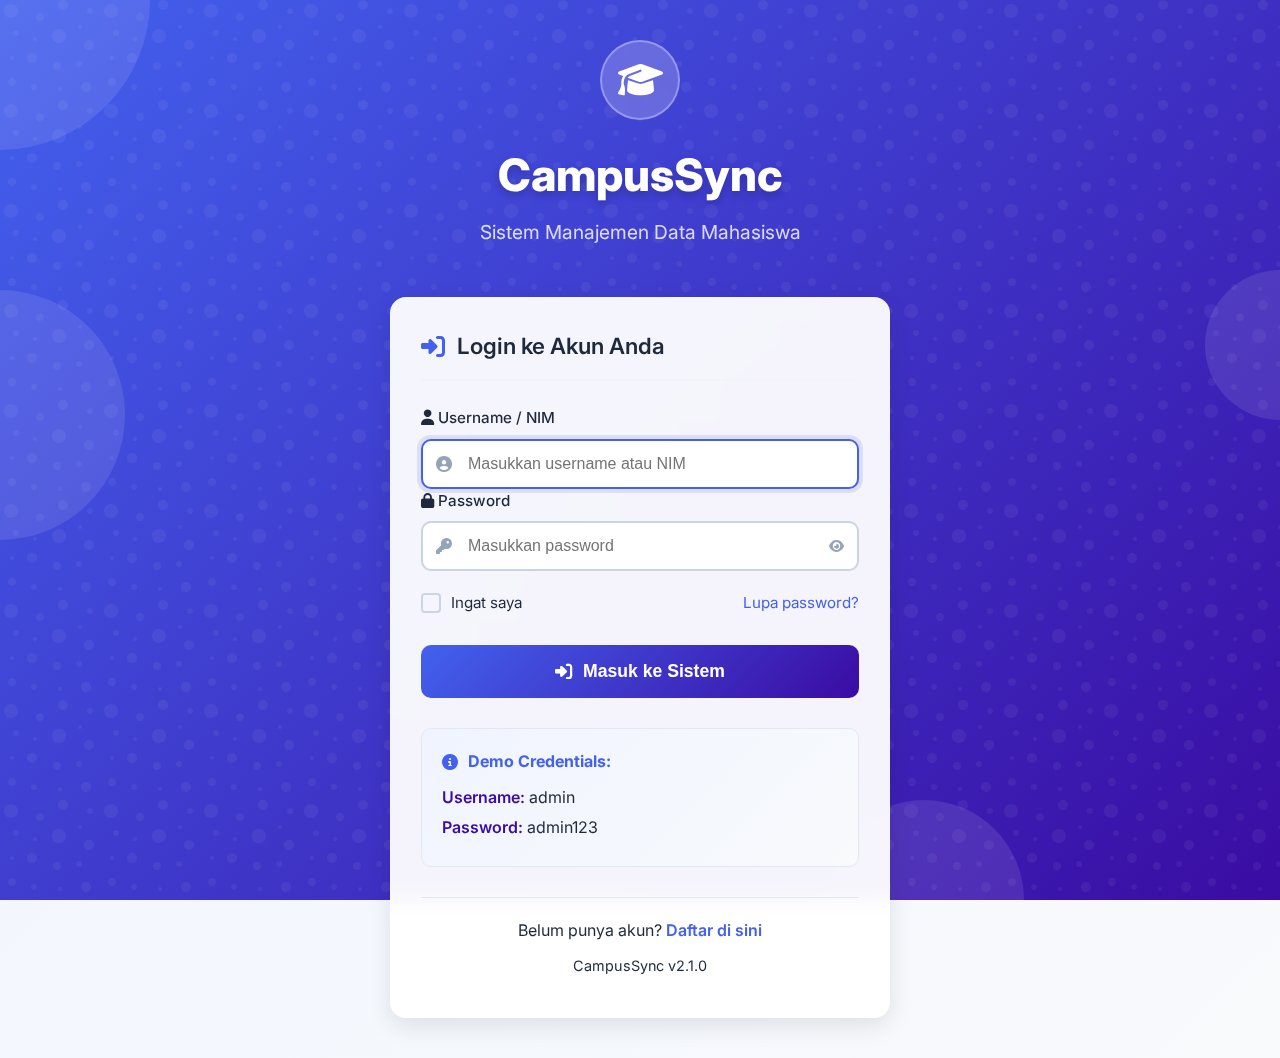
<file: index.html>
<!DOCTYPE html>
<html lang="id">
<head>
    <meta charset="UTF-8">
    <meta name="viewport" content="width=device-width, initial-scale=1.0">
    <title>📊 CampusSync - Manajemen Data Mahasiswa</title>
    <link rel="stylesheet" href="https://cdnjs.cloudflare.com/ajax/libs/font-awesome/6.4.0/css/all.min.css">
    <link rel="stylesheet" href="webkuh.css">
    <link rel="stylesheet" href="https://fonts.googleapis.com/css2?family=Inter:wght@300;400;500;600;700&display=swap">
</head>
<body>
    <!-- HEADER -->
    <header>
        <div class="container">
            <div class="header-content">
                <div class="logo">
                    <div class="logo-icon">
                        <i class="fas fa-graduation-cap"></i>
                    </div>
                    <div>
                        <h1>CampusSync</h1>
                        <p class="subtitle">Sistem Manajemen Data Mahasiswa Modern</p>
                    </div>
                </div>
            </div>
        </div>
            <!-- Add this inside your header section after the logo -->
        <div style="position: absolute; top: 20px; right: 20px;">
            <button class="btn btn-sm btn-outline" onclick="logout()" style="color: white; border-color: white;">
                <i class="fas fa-sign-out-alt"></i> Logout
            </button>
        </div>
    </header>

    <div class="container">
        <!-- STATS SECTION -->
        <div class="stats-container">
            <div class="stat-card">
                <div class="stat-icon stat-icon-1">
                    <i class="fas fa-users"></i>
                </div>
                <div class="stat-number" id="totalStudents">0</div>
                <div class="stat-label">Total Mahasiswa</div>
            </div>
            <div class="stat-card">
                <div class="stat-icon stat-icon-2">
                    <i class="fas fa-chart-line"></i>
                </div>
                <div class="stat-number" id="highestGPA">0.00</div>
                <div class="stat-label">IPK Tertinggi</div>
            </div>
            <div class="stat-card">
                <div class="stat-icon stat-icon-3">
                    <i class="fas fa-university"></i>
                </div>
                <div class="stat-number" id="totalMajors">0</div>
                <div class="stat-label">Jurusan</div>
            </div>
            <div class="stat-card">
                <div class="stat-icon stat-icon-4">
                    <i class="fas fa-calculator"></i>
                </div>
                <div class="stat-number" id="averageGPA">0.00</div>
                <div class="stat-label">Rata-rata IPK</div>
            </div>
        </div>

        <!-- MAIN CONTENT -->
        <div class="main-content">
            <!-- INPUT CARD -->
            <div class="card">
                <div class="card-header">
                    <i class="fas fa-user-plus"></i>
                    <h3>Input Data Mahasiswa</h3>
                </div>
                
                <div class="form-grid">
                    <div class="input-group">
                        <label for="nim"><i class="fas fa-id-card"></i> NIM</label>
                        <i class="fas fa-hashtag input-icon"></i>
                        <input type="text" id="nim" placeholder="Contoh: 202310001" maxlength="10">
                    </div>
                    
                    <div class="input-group">
                        <label for="nama"><i class="fas fa-user"></i> Nama Lengkap</label>
                        <i class="fas fa-user-circle input-icon"></i>
                        <input type="text" id="nama" placeholder="Masukkan nama lengkap">
                    </div>
                    
                    <div class="input-group">
                        <label for="jurusan"><i class="fas fa-graduation-cap"></i> Jurusan</label>
                        <i class="fas fa-book input-icon"></i>
                        <select id="jurusan">
                            <option value="">Pilih Jurusan</option>
                            <option value="Teknik Informatika">Teknik Informatika</option>
                            <option value="Sistem Informasi">Sistem Informasi</option>
                            <option value="Teknik Komputer">Teknik Komputer</option>
                            <option value="Data Science">Data Science</option>
                            <option value="Bisnis Digital">Bisnis Digital</option>
                            <option value="Akuntansi">Akuntansi</option>
                            <option value="Manajemen">Manajemen</option>
                        </select>
                    </div>
                    
                    <div class="input-group">
                        <label for="ipk"><i class="fas fa-star"></i> IPK</label>
                        <i class="fas fa-chart-bar input-icon"></i>
                        <input type="number" id="ipk" step="0.01" min="0" max="4" placeholder="0.00 - 4.00">
                    </div>
                </div>
                
                <div class="btn-group">
                    <button class="btn btn-primary" id="btnTambah">
                        <i class="fas fa-plus"></i> Tambah Data
                    </button>
                    <button class="btn btn-secondary" id="btnReset">
                        <i class="fas fa-redo"></i> Reset Form
                    </button>
                </div>
            </div>

            <!-- SEARCH & SORT CARD -->
            <div class="card">
                <div class="card-header">
                    <i class="fas fa-search"></i>
                    <h3>Pencarian & Sorting</h3>
                </div>
                
                <div class="form-grid">
                    <div class="input-group">
                        <label for="keyword"><i class="fas fa-search"></i> Kata Kunci</label>
                        <i class="fas fa-keyboard input-icon"></i>
                        <input type="text" id="keyword" placeholder="Cari berdasarkan NIM atau Nama">
                    </div>
                    
                    <div class="input-group">
                        <label for="sortField"><i class="fas fa-sort-amount-down"></i> Urutkan Berdasarkan</label>
                        <i class="fas fa-sort input-icon"></i>
                        <select id="sortField">
                            <option value="nim">NIM</option>
                            <option value="nama">Nama</option>
                            <option value="jurusan">Jurusan</option>
                            <option value="ipk">IPK</option>
                        </select>
                    </div>
                    
                    <div class="input-group">
                        <label for="sortOrder"><i class="fas fa-sort"></i> Urutan</label>
                        <i class="fas fa-arrow-up input-icon"></i>
                        <select id="sortOrder">
                            <option value="asc">Naik (A-Z)</option>
                            <option value="desc">Turun (Z-A)</option>
                        </select>
                    </div>
                    
                    <div class="input-group">
                        <label for="sortAlgorithm"><i class="fas fa-cogs"></i> Algoritma</label>
                        <i class="fas fa-code input-icon"></i>
                        <select id="sortAlgorithm">
                            <option value="bubble">Bubble Sort</option>
                            <option value="selection">Selection Sort</option>
                            <option value="insertion">Insertion Sort</option>
                        </select>
                    </div>
                </div>
                
                <div class="btn-group">
                    <button class="btn btn-primary" id="btnSearch">
                        <i class="fas fa-search"></i> Cari Data
                    </button>
                    <button class="btn btn-success" id="btnSort">
                        <i class="fas fa-sort-amount-down"></i> Urutkan Data
                    </button>
                    <button class="btn btn-outline" id="btnResetFilter">
                        <i class="fas fa-times"></i> Reset Filter
                    </button>
                </div>
            </div>
        </div>

        <!-- TABLE SECTION -->
        <div class="card">
            <div class="card-header">
                <i class="fas fa-table"></i>
                <h3>Data Mahasiswa</h3>
                <div style="margin-left: auto; display: flex; gap: 10px; align-items: center;">
                    <span class="badge badge-success" id="displayCount">0 data ditampilkan</span>
                    <button class="btn btn-sm btn-secondary" id="btnExport">
                        <i class="fas fa-download"></i> Export
                    </button>
                </div>
            </div>
            
            <div class="table-container">
                <table>
                    <thead>
                        <tr>
                            <th class="sortable" data-sort="index">No</th>
                            <th class="sortable" data-sort="nim"><i class="fas fa-id-card"></i> NIM</th>
                            <th class="sortable" data-sort="nama"><i class="fas fa-user"></i> Nama</th>
                            <th class="sortable" data-sort="jurusan"><i class="fas fa-graduation-cap"></i> Jurusan</th>
                            <th class="sortable" data-sort="ipk"><i class="fas fa-star"></i> IPK</th>
                            <th><i class="fas fa-chart-line"></i> Status</th>
                            <th><i class="fas fa-cogs"></i> Aksi</th>
                        </tr>
                    </thead>
                    <tbody id="tableBody">
                        <!-- Data akan dimuat di sini -->
                    </tbody>
                </table>
            </div>
            
            <div class="text-center mt-3" id="noDataMessage">
                <i class="fas fa-database" style="font-size: 3rem; color: #cbd5e1; margin-bottom: 15px;"></i>
                <h3 style="color: #94a3b8;">Belum Ada Data</h3>
                <p style="color: #94a3b8;">Mulai dengan menambahkan data mahasiswa pertama Anda!</p>
            </div>
        </div>
    </div>

    <!-- FOOTER -->
    <footer>
        <div class="container">
            <div class="footer-content">
                <div class="logo" style="justify-content: center; margin-bottom: 20px;">
                    <div class="logo-icon" style="background: rgba(255, 255, 255, 0.1); width: 50px; height: 50px;">
                        <i class="fas fa-graduation-cap"></i>
                    </div>
                    <div>
                        <h3 style="color: white; font-size: 1.5rem;">CampusSync</h3>
                    </div>
                </div>
                
                <p style="color: #cbd5e1; max-width: 600px; margin: 0 auto 20px;">
                    Sistem manajemen data mahasiswa modern dengan fitur lengkap untuk kebutuhan akademik.
                </p>
                
                <div class="footer-links">
                    <a href="#"><i class="fas fa-info-circle"></i> Tentang</a>
                    <a href="#"><i class="fas fa-question-circle"></i> Bantuan</a>
                    <a href="#"><i class="fas fa-shield-alt"></i> Privasi</a>
                    <a href="#"><i class="fas fa-envelope"></i> Kontak</a>
                </div>
                
                <div class="copyright">
                    &copy; 2025 CampusSync. All rights reserved. | Dibuat dengan hati <i class="fas fa-heart" style="color: #ef4444;"></i>
                </div>
            </div>
        </div>
    </footer>

    <!-- TOAST CONTAINER -->
    <div class="toast-container" id="toastContainer"></div>

    <!-- MODAL EDIT -->
    <div class="modal-overlay" id="editModal">
        <div class="modal">
            <div class="modal-header">
                <h3><i class="fas fa-edit"></i> Edit Data Mahasiswa</h3>
                <button class="modal-close" id="btnCloseModal">
                    <i class="fas fa-times"></i>
                </button>
            </div>
            <div id="editFormContent">
                <!-- Form edit akan dimuat di sini -->
            </div>
        </div>
    </div>
    <!-- Add this at the VERY TOP of your index.html body -->
<script>
    // Check if user is logged in
    const loginState = localStorage.getItem("campus_sync_login_state");
    
    if (!loginState) {
        // Redirect to login page
        window.location.href = "login.html";
    } else {
        // Verify token is still valid
        try {
            const state = JSON.parse(loginState);
            const now = new Date().getTime();
            
            if (state.timestamp && (now - state.timestamp > 24 * 60 * 60 * 1000)) {
                // Token expired
                localStorage.removeItem("campus_sync_login_state");
                window.location.href = "login.html";
            }
        } catch (error) {
            // Invalid token
            localStorage.removeItem("campus_sync_login_state");
            window.location.href = "login.html";
        }
    }
    
    // Add logout function to your existing JS
    function logout() {
        localStorage.removeItem("campus_sync_login_state");
        window.location.href = "login.html";
    }
</script>

    <!-- JAVASCRIPT -->
    <script src="webkuh.js"></script>
</body>
</html>
</file>
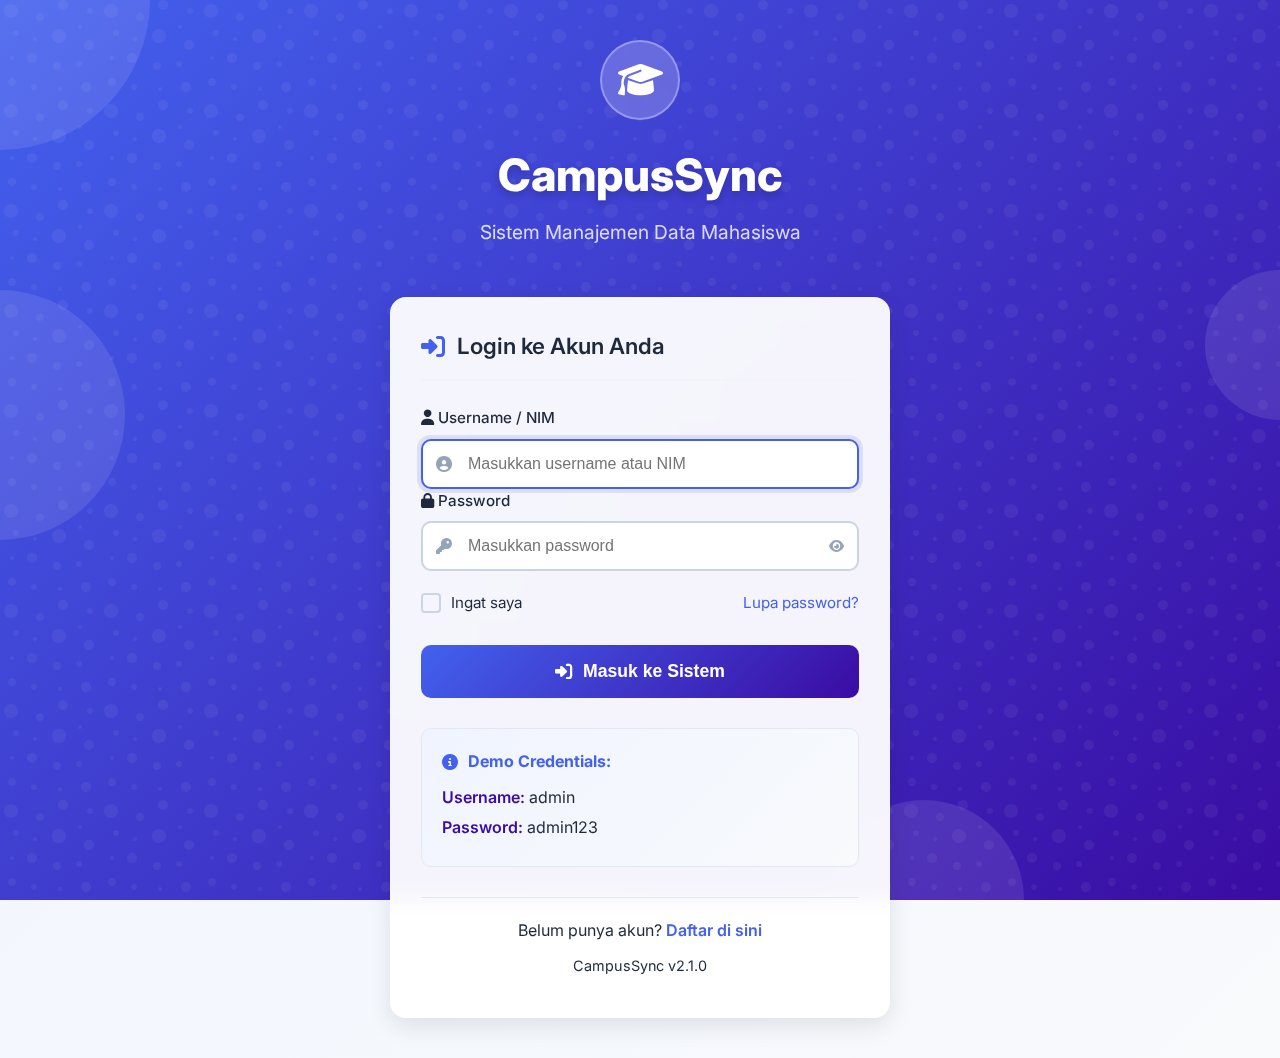
<file: login.html>
<!DOCTYPE html>
<html lang="id">
<head>
    <meta charset="UTF-8">
    <meta name="viewport" content="width=device-width, initial-scale=1.0">
    <title>🔐 Login - CampusSync</title>
    <link rel="stylesheet" href="https://cdnjs.cloudflare.com/ajax/libs/font-awesome/6.4.0/css/all.min.css">
    <link rel="stylesheet" href="webkuh.css">
    <link rel="stylesheet" href="login.css">
    <link rel="stylesheet" href="https://fonts.googleapis.com/css2?family=Inter:wght@300;400;500;600;700&display=swap">
</head>
<body class="login-page">
    <!-- Background Animation -->
    <div class="login-background">
        <div class="bg-shapes">
            <div class="shape shape-1"></div>
            <div class="shape shape-2"></div>
            <div class="shape shape-3"></div>
            <div class="shape shape-4"></div>
        </div>
    </div>

    <!-- Login Container -->
    <div class="login-container">
        <!-- Logo & Brand -->
        <div class="login-header">
            <div class="logo">
                <div class="logo-icon login-logo-icon">
                    <i class="fas fa-graduation-cap"></i>
                </div>
                <div class="logo-text">
                    <h1>CampusSync</h1>
                    <p class="subtitle">Sistem Manajemen Data Mahasiswa</p>
                </div>
            </div>
        </div>

        <!-- Login Card -->
        <div class="login-card">
            <div class="card">
                <div class="card-header">
                    <i class="fas fa-sign-in-alt"></i>
                    <h3>Login ke Akun Anda</h3>
                </div>

                <form id="loginForm">
                    <div class="input-group">
                        <label for="username">
                            <i class="fas fa-user"></i> Username / NIM
                        </label>
                        <div class="input-with-icon">
                            <i class="fas fa-user-circle input-icon"></i>
                            <input type="text" id="username" name="username" 
                                   placeholder="Masukkan username atau NIM" required
                                   autocomplete="username">
                        </div>
                    </div>

                    <div class="input-group">
                        <label for="password">
                            <i class="fas fa-lock"></i> Password
                        </label>
                        <div class="input-with-icon">
                            <i class="fas fa-key input-icon"></i>
                            <input type="password" id="password" name="password" 
                                   placeholder="Masukkan password" required
                                   autocomplete="current-password">
                            <button type="button" class="toggle-password" id="togglePassword">
                                <i class="fas fa-eye"></i>
                            </button>
                        </div>
                    </div>

                    <div class="form-options">
                        <label class="checkbox-container">
                            <input type="checkbox" id="remember">
                            <span class="checkmark"></span>
                            Ingat saya
                        </label>
                        <a href="#" class="forgot-password" id="forgotPassword">
                            Lupa password?
                        </a>
                    </div>

                    <button type="submit" class="btn btn-primary btn-login">
                        <i class="fas fa-sign-in-alt"></i> Masuk ke Sistem
                    </button>

                    <div class="demo-credentials">
                        <h4><i class="fas fa-info-circle"></i> Demo Credentials:</h4>
                        <p><strong>Username:</strong> admin</p>
                        <p><strong>Password:</strong> admin123</p>
                    </div>

                    <div class="login-footer">
                        <p>Belum punya akun? <a href="#" id="showRegister">Daftar di sini</a></p>
                        <p class="version">CampusSync v2.1.0</p>
                    </div>
                </form>
            </div>
        </div>
    </div>

    <!-- Modal Forgot Password -->
    <div class="modal-overlay" id="forgotModal">
        <div class="modal">
            <div class="modal-header">
                <h3><i class="fas fa-key"></i> Reset Password</h3>
                <button class="modal-close" id="closeForgotModal">
                    <i class="fas fa-times"></i>
                </button>
            </div>
            <div class="modal-content">
                <p>Masukkan email atau NIM Anda untuk reset password:</p>
                <div class="input-group mt-2">
                    <input type="text" id="resetIdentifier" placeholder="Email atau NIM" class="full-width">
                </div>
                <div class="btn-group mt-3">
                    <button class="btn btn-success" id="btnResetPassword">
                        <i class="fas fa-paper-plane"></i> Kirim Reset Link
                    </button>
                    <button class="btn btn-secondary" id="btnCancelReset">
                        Batal
                    </button>
                </div>
            </div>
        </div>
    </div>

    <!-- Modal Register -->
    <div class="modal-overlay" id="registerModal">
        <div class="modal">
            <div class="modal-header">
                <h3><i class="fas fa-user-plus"></i> Registrasi Akun Baru</h3>
                <button class="modal-close" id="closeRegisterModal">
                    <i class="fas fa-times"></i>
                </button>
            </div>
            <div class="modal-content">
                <form id="registerForm">
                    <div class="form-grid">
                        <div class="input-group">
                            <label for="regNIM">NIM</label>
                            <input type="text" id="regNIM" placeholder="2410114xxxxx" required>
                        </div>
                        <div class="input-group">
                            <label for="regName">Nama Lengkap</label>
                            <input type="text" id="regName" placeholder="Masukkan nama lengkap" required>
                        </div>
                        <div class="input-group">
                            <label for="regEmail">Email</label>
                            <input type="email" id="regEmail" placeholder="nama@example.com" required>
                        </div>
                        <div class="input-group">
                            <label for="regPassword">Password</label>
                            <input type="password" id="regPassword" placeholder="Minimal 8 karakter" required>
                        </div>
                        <div class="input-group">
                            <label for="regConfirmPassword">Konfirmasi Password</label>
                            <input type="password" id="regConfirmPassword" placeholder="Ulangi password" required>
                        </div>
                        <div class="input-group">
                            <label for="regJurusan">Jurusan</label>
                            <select id="regJurusan" required>
                                <option value="">Pilih jurusan</option>
                                <option value="Teknik Informatika">Teknik Informatika</option>
                                <option value="Sistem Informasi">Sistem Informasi</option>
                                <option value="Teknik Komputer">Teknik Komputer</option>
                                <option value="Data Science">Data Science</option>
                                <option value="Manajemen">Manajemen</option>
                                <option value="Akuntansi">Akuntansi</option>
                                <option value="Bisnis Digital">Bisnis Digital</option>
                            </select>
                        </div>
                    </div>
                    <div class="btn-group">
                        <button type="submit" class="btn btn-success">Daftar</button>
                        <button type="button" class="btn btn-secondary" id="cancelRegister">Batal</button>
                    </div>
                </form>
            </div>
        </div>
    </div>

    <!-- Toast Container -->
    <div class="toast-container" id="toastContainer"></div>

    <script src="login.js"></script>
</body>
</html>
</file>
<file: login.css>
/* ================= LOGIN PAGE SPECIFIC STYLES ================= */
.login-page {
    margin: 0;
    padding: 0;
    overflow-x: hidden;
}

.login-background {
    position: fixed;
    top: 0;
    left: 0;
    right: 0;
    bottom: 0;
    background: var(--gradient);
    z-index: -1;
    overflow: hidden;
}

.login-background::before {
    content: '';
    position: absolute;
    top: 0;
    left: 0;
    right: 0;
    bottom: 0;
    background: url("data:image/svg+xml,%3Csvg width='100' height='100' viewBox='0 0 100 100' xmlns='http://www.w3.org/2000/svg'%3E%3Cpath d='M11 18c3.866 0 7-3.134 7-7s-3.134-7-7-7-7 3.134-7 7 3.134 7 7 7zm48 25c3.866 0 7-3.134 7-7s-3.134-7-7-7-7 3.134-7 7 3.134 7 7 7zm-43-7c1.657 0 3-1.343 3-3s-1.343-3-3-3-3 1.343-3 3 1.343 3 3 3zm63 31c1.657 0 3-1.343 3-3s-1.343-3-3-3-3 1.343-3 3 1.343 3 3 3zM34 90c1.657 0 3-1.343 3-3s-1.343-3-3-3-3 1.343-3 3 1.343 3 3 3zm56-76c1.657 0 3-1.343 3-3s-1.343-3-3-3-3 1.343-3 3 1.343 3 3 3zM12 86c2.21 0 4-1.79 4-4s-1.79-4-4-4-4 1.79-4 4 1.79 4 4 4zm28-65c2.21 0 4-1.79 4-4s-1.79-4-4-4-4 1.79-4 4 1.79 4 4 4zm23-11c2.76 0 5-2.24 5-5s-2.24-5-5-5-5 2.24-5 5 2.24 5 5 5zm-6 60c2.21 0 4-1.79 4-4s-1.79-4-4-4-4 1.79-4 4 1.79 4 4 4zm29 22c2.76 0 5-2.24 5-5s-2.24-5-5-5-5 2.24-5 5 2.24 5 5 5zM32 63c2.76 0 5-2.24 5-5s-2.24-5-5-5-5 2.24-5 5 2.24 5 5 5zm57-13c2.76 0 5-2.24 5-5s-2.24-5-5-5-5 2.24-5 5 2.24 5 5 5zm-9-21c1.105 0 2-.895 2-2s-.895-2-2-2-2 .895-2 2 .895 2 2 2zM60 91c1.105 0 2-.895 2-2s-.895-2-2-2-2 .895-2 2 .895 2 2 2zM35 41c1.105 0 2-.895 2-2s-.895-2-2-2-2 .895-2 2 .895 2 2 2zM12 60c1.105 0 2-.895 2-2s-.895-2-2-2-2 .895-2 2 .895 2 2 2z' fill='%23ffffff' fill-opacity='0.05' fill-rule='evenodd'/%3E%3C/svg%3E");
    animation: float 20s linear infinite;
}

.bg-shapes {
    position: absolute;
    top: 0;
    left: 0;
    right: 0;
    bottom: 0;
}

.shape {
    position: absolute;
    border-radius: 50%;
    background: rgba(255, 255, 255, 0.1);
    animation: float 15s infinite ease-in-out;
}

.shape-1 {
    width: 300px;
    height: 300px;
    top: -150px;
    left: -150px;
    animation-delay: 0s;
}

.shape-2 {
    width: 200px;
    height: 200px;
    bottom: -100px;
    right: 20%;
    animation-delay: 2s;
}

.shape-3 {
    width: 150px;
    height: 150px;
    top: 30%;
    right: -75px;
    animation-delay: 4s;
}

.shape-4 {
    width: 250px;
    height: 250px;
    bottom: 40%;
    left: -125px;
    animation-delay: 6s;
}

@keyframes float {
    0%, 100% {
        transform: translateY(0) rotate(0deg);
    }
    50% {
        transform: translateY(-20px) rotate(180deg);
    }
}

.login-container {
    min-height: 100vh;
    display: flex;
    flex-direction: column;
    justify-content: center;
    align-items: center;
    padding: 40px 20px;
    position: relative;
    z-index: 1;
}

.login-header {
    text-align: center;
    margin-bottom: 40px;
    animation: fadeInDown 0.8s ease;
}

.login-header .logo {
    flex-direction: column;
    gap: 20px;
    color: white;
}

.login-logo-icon {
    background: rgba(255, 255, 255, 0.2);
    width: 80px;
    height: 80px;
    border-radius: 50%;
    display: flex;
    align-items: center;
    justify-content: center;
    font-size: 36px;
    backdrop-filter: blur(10px);
    border: 2px solid rgba(255, 255, 255, 0.3);
    margin: 0 auto;
}

.login-header h1 {
    font-size: 2.8rem;
    font-weight: 800;
    margin-bottom: 5px;
    text-shadow: 0 4px 8px rgba(0, 0, 0, 0.2);
    color: white;
}

.login-header .subtitle {
    font-size: 1.2rem;
    opacity: 0.9;
    font-weight: 400;
    color: rgba(255, 255, 255, 0.9);
}

.login-card {
    width: 100%;
    max-width: 500px;
    animation: fadeInUp 0.8s ease 0.2s both;
}

.login-card .card {
    background: rgba(255, 255, 255, 0.95);
    backdrop-filter: blur(10px);
    border: 1px solid rgba(255, 255, 255, 0.2);
}

@keyframes fadeInDown {
    from {
        opacity: 0;
        transform: translateY(-30px);
    }
    to {
        opacity: 1;
        transform: translateY(0);
    }
}

@keyframes fadeInUp {
    from {
        opacity: 0;
        transform: translateY(30px);
    }
    to {
        opacity: 1;
        transform: translateY(0);
    }
}

/* Login Form Specific Styles */
.input-with-icon {
    position: relative;
}

.input-with-icon .input-icon {
    position: absolute;
    left: 15px;
    top: 50%;
    transform: translateY(-50%);
    color: var(--gray-400);
    z-index: 1;
}

.input-with-icon input {
    width: 100%;
    padding: 14px 15px 14px 45px;
    border: 2px solid var(--gray-300);
    border-radius: var(--radius-sm);
    font-size: 1rem;
    transition: var(--transition);
    background: white;
    color: var(--dark);
}

.input-with-icon input:focus {
    outline: none;
    border-color: var(--primary);
    box-shadow: 0 0 0 4px rgba(67, 97, 238, 0.15);
}

.toggle-password {
    position: absolute;
    right: 15px;
    top: 50%;
    transform: translateY(-50%);
    background: none;
    border: none;
    color: var(--gray-400);
    cursor: pointer;
    transition: var(--transition);
}

.toggle-password:hover {
    color: var(--primary);
}

.form-options {
    display: flex;
    justify-content: space-between;
    align-items: center;
    margin: 20px 0;
    flex-wrap: wrap;
    gap: 10px;
}

.checkbox-container {
    display: flex;
    align-items: center;
    cursor: pointer;
    font-size: 0.95rem;
    color: var(--dark);
}

.checkbox-container input {
    display: none;
}

.checkmark {
    width: 20px;
    height: 20px;
    border: 2px solid var(--gray-300);
    border-radius: 4px;
    margin-right: 10px;
    position: relative;
    transition: var(--transition);
}

.checkbox-container input:checked ~ .checkmark {
    background: var(--primary);
    border-color: var(--primary);
}

.checkmark::after {
    content: '';
    position: absolute;
    display: none;
    left: 6px;
    top: 2px;
    width: 6px;
    height: 10px;
    border: solid white;
    border-width: 0 2px 2px 0;
    transform: rotate(45deg);
}

.checkbox-container input:checked ~ .checkmark::after {
    display: block;
}

.forgot-password {
    color: var(--primary);
    text-decoration: none;
    font-size: 0.95rem;
    transition: var(--transition);
}

.forgot-password:hover {
    color: var(--primary-dark);
    text-decoration: underline;
}

.btn-login {
    width: 100%;
    padding: 16px;
    font-size: 1.1rem;
    margin-top: 10px;
}

.demo-credentials {
    background: linear-gradient(135deg, #f0f4ff, #f8fafc);
    border: 1px solid var(--gray-200);
    border-radius: var(--radius-sm);
    padding: 20px;
    margin-top: 30px;
}

.demo-credentials h4 {
    color: var(--primary);
    margin-bottom: 10px;
    display: flex;
    align-items: center;
    gap: 10px;
}

.demo-credentials p {
    margin: 5px 0;
    color: var(--dark);
}

.demo-credentials strong {
    color: var(--primary-dark);
    font-weight: 600;
}

.login-footer {
    text-align: center;
    margin-top: 30px;
    padding-top: 20px;
    border-top: 1px solid var(--gray-200);
}

.login-footer p {
    color: var(--gray-600);
    margin-bottom: 10px;
}

.login-footer a {
    color: var(--primary);
    text-decoration: none;
    font-weight: 600;
    transition: var(--transition);
}

.login-footer a:hover {
    color: var(--primary-dark);
    text-decoration: underline;
}

.version {
    font-size: 0.9rem;
    color: var(--gray-500);
}

.full-width {
    width: 100%;
}

/* Modal Content */
.modal-content {
    padding: 10px 0;
}

/* Responsive */
@media (max-width: 768px) {
    .login-header h1 {
        font-size: 2.2rem;
    }
    
    .login-header .subtitle {
        font-size: 1rem;
    }
    
    .login-logo-icon {
        width: 60px;
        height: 60px;
        font-size: 28px;
    }
    
    .login-card {
        padding: 0 15px;
    }
    
    .form-options {
        flex-direction: column;
        align-items: flex-start;
        gap: 15px;
    }
}

@media (max-width: 480px) {
    .login-container {
        padding: 20px 15px;
    }
    
    .login-header h1 {
        font-size: 1.8rem;
    }
    
    .login-logo-icon {
        width: 50px;
        height: 50px;
        font-size: 24px;
    }
    
    .card {
        padding: 20px;
    }
}
</file>
<file: webkuh.css>
/* ================= VARIABLES & RESET ================= */
:root {
    --primary: #4361ee;
    --primary-dark: #3a0ca3;
    --secondary: #7209b7;
    --accent: #4cc9f0;
    --success: #4ade80;
    --warning: #f59e0b;
    --danger: #ef4444;
    --dark: #1e293b;
    --light: #f8fafc;
    --gray-100: #f1f5f9;
    --gray-200: #e2e8f0;
    --gray-300: #cbd5e1;
    --gray-400: #94a3b8;
    --gradient: linear-gradient(135deg, #4361ee 0%, #3a0ca3 100%);
    --gradient-accent: linear-gradient(135deg, #4cc9f0 0%, #4361ee 100%);
    --shadow-sm: 0 4px 12px rgba(0, 0, 0, 0.05);
    --shadow-md: 0 8px 24px rgba(0, 0, 0, 0.1);
    --shadow-lg: 0 16px 48px rgba(0, 0, 0, 0.15);
    --radius-sm: 10px;
    --radius-md: 16px;
    --radius-lg: 24px;
    --transition: all 0.3s cubic-bezier(0.4, 0, 0.2, 1);
}

* {
    margin: 0;
    padding: 0;
    box-sizing: border-box;
}

body {
    font-family: 'Inter', -apple-system, BlinkMacSystemFont, 'Segoe UI', sans-serif;
    background: linear-gradient(135deg, #f0f4ff 0%, #f8fafc 100%);
    color: var(--dark);
    line-height: 1.6;
    min-height: 100vh;
}

/* ================= LAYOUT ================= */
.container {
    max-width: 1200px;
    margin: 0 auto;
    padding: 0 20px;
}

/* ================= HEADER ================= */
header {
    background: var(--gradient);
    padding: 2rem 0;
    color: white;
    text-align: center;
    margin-bottom: 2rem;
    position: relative;
    overflow: hidden;
}

header::before {
    content: '';
    position: absolute;
    top: 0;
    left: 0;
    right: 0;
    bottom: 0;
    background: url("data:image/svg+xml,%3Csvg width='100' height='100' viewBox='0 0 100 100' xmlns='http://www.w3.org/2000/svg'%3E%3Cpath d='M11 18c3.866 0 7-3.134 7-7s-3.134-7-7-7-7 3.134-7 7 3.134 7 7 7zm48 25c3.866 0 7-3.134 7-7s-3.134-7-7-7-7 3.134-7 7 3.134 7 7 7zm-43-7c1.657 0 3-1.343 3-3s-1.343-3-3-3-3 1.343-3 3 1.343 3 3 3zm63 31c1.657 0 3-1.343 3-3s-1.343-3-3-3-3 1.343-3 3 1.343 3 3 3zM34 90c1.657 0 3-1.343 3-3s-1.343-3-3-3-3 1.343-3 3 1.343 3 3 3zm56-76c1.657 0 3-1.343 3-3s-1.343-3-3-3-3 1.343-3 3 1.343 3 3 3zM12 86c2.21 0 4-1.79 4-4s-1.79-4-4-4-4 1.79-4 4 1.79 4 4 4zm28-65c2.21 0 4-1.79 4-4s-1.79-4-4-4-4 1.79-4 4 1.79 4 4 4zm23-11c2.76 0 5-2.24 5-5s-2.24-5-5-5-5 2.24-5 5 2.24 5 5 5zm-6 60c2.21 0 4-1.79 4-4s-1.79-4-4-4-4 1.79-4 4 1.79 4 4 4zm29 22c2.76 0 5-2.24 5-5s-2.24-5-5-5-5 2.24-5 5 2.24 5 5 5zM32 63c2.76 0 5-2.24 5-5s-2.24-5-5-5-5 2.24-5 5 2.24 5 5 5zm57-13c2.76 0 5-2.24 5-5s-2.24-5-5-5-5 2.24-5 5 2.24 5 5 5zm-9-21c1.105 0 2-.895 2-2s-.895-2-2-2-2 .895-2 2 .895 2 2 2zM60 91c1.105 0 2-.895 2-2s-.895-2-2-2-2 .895-2 2 .895 2 2 2zM35 41c1.105 0 2-.895 2-2s-.895-2-2-2-2 .895-2 2 .895 2 2 2zM12 60c1.105 0 2-.895 2-2s-.895-2-2-2-2 .895-2 2 .895 2 2 2z' fill='%23ffffff' fill-opacity='0.05' fill-rule='evenodd'/%3E%3C/svg%3E");
}

.header-content {
    position: relative;
    z-index: 1;
}

.logo {
    display: flex;
    align-items: center;
    justify-content: center;
    gap: 15px;
    margin-bottom: 10px;
}

.logo-icon {
    background: rgba(255, 255, 255, 0.2);
    width: 60px;
    height: 60px;
    border-radius: 50%;
    display: flex;
    align-items: center;
    justify-content: center;
    font-size: 28px;
    backdrop-filter: blur(10px);
}

h1 {
    font-size: 2.5rem;
    font-weight: 800;
    margin-bottom: 5px;
    text-shadow: 0 2px 4px rgba(0, 0, 0, 0.1);
}

.subtitle {
    font-size: 1.1rem;
    opacity: 0.9;
    font-weight: 400;
}

/* ================= STATS CARDS ================= */
.stats-container {
    display: grid;
    grid-template-columns: repeat(auto-fit, minmax(200px, 1fr));
    gap: 20px;
    margin-bottom: 30px;
}

.stat-card {
    background: white;
    padding: 25px;
    border-radius: var(--radius-md);
    box-shadow: var(--shadow-sm);
    text-align: center;
    transition: var(--transition);
    border: 1px solid var(--gray-200);
}

.stat-card:hover {
    transform: translateY(-5px);
    box-shadow: var(--shadow-lg);
}

.stat-icon {
    width: 50px;
    height: 50px;
    border-radius: 12px;
    display: flex;
    align-items: center;
    justify-content: center;
    margin: 0 auto 15px;
    font-size: 24px;
    color: white;
}

.stat-icon-1 { background: linear-gradient(135deg, #4361ee, #3a0ca3); }
.stat-icon-2 { background: linear-gradient(135deg, #4cc9f0, #4361ee); }
.stat-icon-3 { background: linear-gradient(135deg, #4ade80, #10b981); }
.stat-icon-4 { background: linear-gradient(135deg, #f59e0b, #d97706); }

.stat-number {
    font-size: 2rem;
    font-weight: 700;
    color: var(--dark);
    margin: 5px 0;
}

.stat-label {
    font-size: 0.9rem;
    color: var(--gray-500);
    text-transform: uppercase;
    letter-spacing: 1px;
}

/* ================= MAIN CARDS ================= */
.main-content {
    display: grid;
    grid-template-columns: 1fr 1fr;
    gap: 30px;
    margin-bottom: 40px;
}

@media (max-width: 992px) {
    .main-content {
        grid-template-columns: 1fr;
    }
}

.card {
    background: white;
    border-radius: var(--radius-md);
    padding: 30px;
    box-shadow: var(--shadow-md);
    transition: var(--transition);
    border: 1px solid var(--gray-200);
}

.card:hover {
    box-shadow: var(--shadow-lg);
}

.card-header {
    display: flex;
    align-items: center;
    gap: 12px;
    margin-bottom: 25px;
    padding-bottom: 15px;
    border-bottom: 2px solid var(--gray-100);
}

.card-header i {
    color: var(--primary);
    font-size: 1.5rem;
}

.card-header h3 {
    font-size: 1.4rem;
    color: var(--dark);
    font-weight: 600;
}

/* ================= FORM STYLES ================= */
.form-grid {
    display: grid;
    grid-template-columns: repeat(auto-fit, minmax(200px, 1fr));
    gap: 20px;
    margin-bottom: 25px;
}

.input-group {
    position: relative;
}

.input-group label {
    display: block;
    margin-bottom: 8px;
    font-weight: 500;
    color: var(--dark);
    font-size: 0.95rem;
}

.input-group .input-icon {
    position: absolute;
    left: 15px;
    top: 40px;
    color: var(--gray-400);
    z-index: 1;
}

.input-group input,
.input-group select {
    width: 100%;
    padding: 14px 15px 14px 45px;
    border: 2px solid var(--gray-300);
    border-radius: var(--radius-sm);
    font-size: 1rem;
    transition: var(--transition);
    background: white;
    color: var(--dark);
}

.input-group input:focus,
.input-group select:focus {
    outline: none;
    border-color: var(--primary);
    box-shadow: 0 0 0 4px rgba(67, 97, 238, 0.15);
}

/* ================= BUTTONS ================= */
.btn {
    padding: 14px 28px;
    border: none;
    border-radius: var(--radius-sm);
    font-weight: 600;
    font-size: 1rem;
    cursor: pointer;
    transition: var(--transition);
    display: inline-flex;
    align-items: center;
    justify-content: center;
    gap: 10px;
    text-decoration: none;
}

.btn-primary {
    background: var(--gradient);
    color: white;
}

.btn-primary:hover {
    transform: translateY(-2px);
    box-shadow: 0 8px 25px rgba(67, 97, 238, 0.3);
}

.btn-secondary {
    background: linear-gradient(135deg, #f1f5f9, #e2e8f0);
    color: var(--dark);
}

.btn-secondary:hover {
    background: linear-gradient(135deg, #e2e8f0, #cbd5e1);
}

.btn-success {
    background: linear-gradient(135deg, #4ade80, #10b981);
    color: white;
}

.btn-danger {
    background: linear-gradient(135deg, #ef4444, #dc2626);
    color: white;
}

.btn-danger:hover {
    transform: translateY(-2px);
    box-shadow: 0 8px 25px rgba(239, 68, 68, 0.3);
}

.btn-warning {
    background: linear-gradient(135deg, #f59e0b, #d97706);
    color: white;
}

.btn-warning:hover {
    transform: translateY(-2px);
    box-shadow: 0 8px 25px rgba(245, 158, 11, 0.3);
}

.btn-outline {
    background: transparent;
    border: 2px solid var(--primary);
    color: var(--primary);
}

.btn-outline:hover {
    background: var(--primary);
    color: white;
}

.btn-group {
    display: flex;
    gap: 15px;
    flex-wrap: wrap;
    margin-top: 20px;
}

.btn-sm {
    padding: 8px 16px;
    font-size: 0.9rem;
}

/* ================= TABLE ================= */
.table-container {
    overflow-x: auto;
    border-radius: var(--radius-md);
    border: 1px solid var(--gray-200);
    margin-top: 30px;
    box-shadow: var(--shadow-sm);
}

table {
    width: 100%;
    border-collapse: separate;
    border-spacing: 0;
    min-width: 800px;
}

thead {
    background: var(--gradient);
}

th {
    padding: 18px 20px;
    text-align: left;
    color: white;
    font-weight: 600;
    font-size: 0.95rem;
    letter-spacing: 0.5px;
    cursor: pointer;
    user-select: none;
}

th.sortable::after {
    content: '↕';
    margin-left: 5px;
    opacity: 0.7;
}

th.sorted-asc::after {
    content: '↑';
    opacity: 1;
}

th.sorted-desc::after {
    content: '↓';
    opacity: 1;
}

tbody tr {
    transition: var(--transition);
    border-bottom: 1px solid var(--gray-200);
}

tbody tr:hover {
    background: var(--gray-100);
}

td {
    padding: 16px 20px;
    color: var(--dark);
    font-size: 0.95rem;
    vertical-align: middle;
}

.action-cell {
    display: flex;
    gap: 8px;
    flex-wrap: wrap;
}

/* ================= BADGES ================= */
.badge {
    display: inline-block;
    padding: 6px 14px;
    border-radius: 20px;
    font-size: 0.85rem;
    font-weight: 600;
}

.badge-success {
    background: linear-gradient(135deg, #dcfce7, #bbf7d0);
    color: #166534;
    border: 1px solid #86efac;
}

.badge-warning {
    background: linear-gradient(135deg, #fef3c7, #fde68a);
    color: #92400e;
    border: 1px solid #fcd34d;
}

.badge-danger {
    background: linear-gradient(135deg, #fee2e2, #fecaca);
    color: #991b1b;
    border: 1px solid #fca5a5;
}

/* ================= TOAST ================= */
.toast-container {
    position: fixed;
    top: 30px;
    right: 30px;
    z-index: 1000;
}

.toast {
    background: white;
    padding: 18px 24px;
    border-radius: var(--radius-sm);
    box-shadow: var(--shadow-lg);
    margin-bottom: 15px;
    display: flex;
    align-items: center;
    gap: 15px;
    min-width: 320px;
    transform: translateX(400px);
    animation: slideIn 0.4s ease forwards;
    border-left: 4px solid var(--primary);
}

.toast.success {
    border-left-color: var(--success);
}

.toast.error {
    border-left-color: var(--danger);
}

.toast.warning {
    border-left-color: var(--warning);
}

.toast i {
    font-size: 1.2rem;
}

@keyframes slideIn {
    to {
        transform: translateX(0);
    }
}

@keyframes slideOut {
    from {
        transform: translateX(0);
    }
    to {
        transform: translateX(400px);
    }
}

/* ================= MODAL ================= */
.modal-overlay {
    position: fixed;
    top: 0;
    left: 0;
    right: 0;
    bottom: 0;
    background: rgba(0, 0, 0, 0.5);
    display: none;
    align-items: center;
    justify-content: center;
    z-index: 2000;
    padding: 20px;
}

.modal-overlay.active {
    display: flex;
}

.modal {
    background: white;
    border-radius: var(--radius-md);
    padding: 30px;
    width: 100%;
    max-width: 500px;
    box-shadow: var(--shadow-lg);
    animation: modalIn 0.3s ease;
}

@keyframes modalIn {
    from {
        opacity: 0;
        transform: translateY(-20px);
    }
    to {
        opacity: 1;
        transform: translateY(0);
    }
}

.modal-header {
    display: flex;
    align-items: center;
    justify-content: space-between;
    margin-bottom: 25px;
    padding-bottom: 15px;
    border-bottom: 2px solid var(--gray-100);
}

.modal-header h3 {
    font-size: 1.5rem;
    color: var(--dark);
}

.modal-close {
    background: none;
    border: none;
    font-size: 1.5rem;
    color: var(--gray-400);
    cursor: pointer;
    transition: var(--transition);
}

.modal-close:hover {
    color: var(--danger);
}

/* ================= FOOTER ================= */
footer {
    background: var(--dark);
    color: white;
    padding: 40px 0;
    margin-top: 60px;
    text-align: center;
}

.footer-content {
    max-width: 800px;
    margin: 0 auto;
}

.footer-links {
    display: flex;
    justify-content: center;
    gap: 30px;
    margin: 20px 0;
    flex-wrap: wrap;
}

.footer-links a {
    color: var(--gray-300);
    text-decoration: none;
    transition: var(--transition);
}

.footer-links a:hover {
    color: white;
}

.copyright {
    color: var(--gray-400);
    font-size: 0.9rem;
    margin-top: 20px;
}

/* ================= UTILITIES ================= */
.text-center {
    text-align: center;
}

.text-right {
    text-align: right;
}

.mt-1 { margin-top: 10px; }
.mt-2 { margin-top: 20px; }
.mt-3 { margin-top: 30px; }
.mt-4 { margin-top: 40px; }
.mb-1 { margin-bottom: 10px; }
.mb-2 { margin-bottom: 20px; }
.mb-3 { margin-bottom: 30px; }
.mb-4 { margin-bottom: 40px; }

/* ================= RESPONSIVE ================= */
@media (max-width: 768px) {
    h1 {
        font-size: 2rem;
    }
    
    .main-content {
        gap: 20px;
    }
    
    .card {
        padding: 20px;
    }
    
    .form-grid {
        grid-template-columns: 1fr;
    }
    
    .btn-group {
        flex-direction: column;
    }
    
    .btn {
        width: 100%;
    }
    
    .stats-container {
        grid-template-columns: repeat(2, 1fr);
    }
    
    .action-cell {
        flex-direction: column;
    }
    
    .toast {
        min-width: 250px;
    }
}

@media (max-width: 480px) {
    .stats-container {
        grid-template-columns: 1fr;
    }
    
    .footer-links {
        flex-direction: column;
        gap: 15px;
    }
}
/* ================= FIX UNTUK STATUS & TABLE ================= */
.ipk-cell {
    font-weight: 600;
    color: #3a0ca3 !important;
}

.action-cell {
    display: flex;
    gap: 8px;
    flex-wrap: wrap;
}

@media (max-width: 768px) {
    .action-cell {
        flex-direction: column;
    }
}

/* ================= TAMBAHAN STYLE ================= */
.badge {
    padding: 6px 12px;
    border-radius: 20px;
    font-size: 0.85rem;
    font-weight: 600;
    display: inline-block;
}

.badge-success {
    background: linear-gradient(135deg, #dcfce7, #bbf7d0);
    color: #166534;
    border: 1px solid #86efac;
}

.badge-warning {
    background: linear-gradient(135deg, #fef3c7, #fde68a);
    color: #92400e;
    border: 1px solid #fcd34d;
}

.badge-danger {
    background: linear-gradient(135deg, #fee2e2, #fecaca);
    color: #991b1b;
    border: 1px solid #fca5a5;
}

/* ================= DEBUG INFO ================= */
.debug-info {
    position: fixed;
    bottom: 10px;
    left: 10px;
    background: rgba(0,0,0,0.8);
    color: white;
    padding: 10px;
    border-radius: 5px;
    font-size: 12px;
    z-index: 1000;
}
</file>
